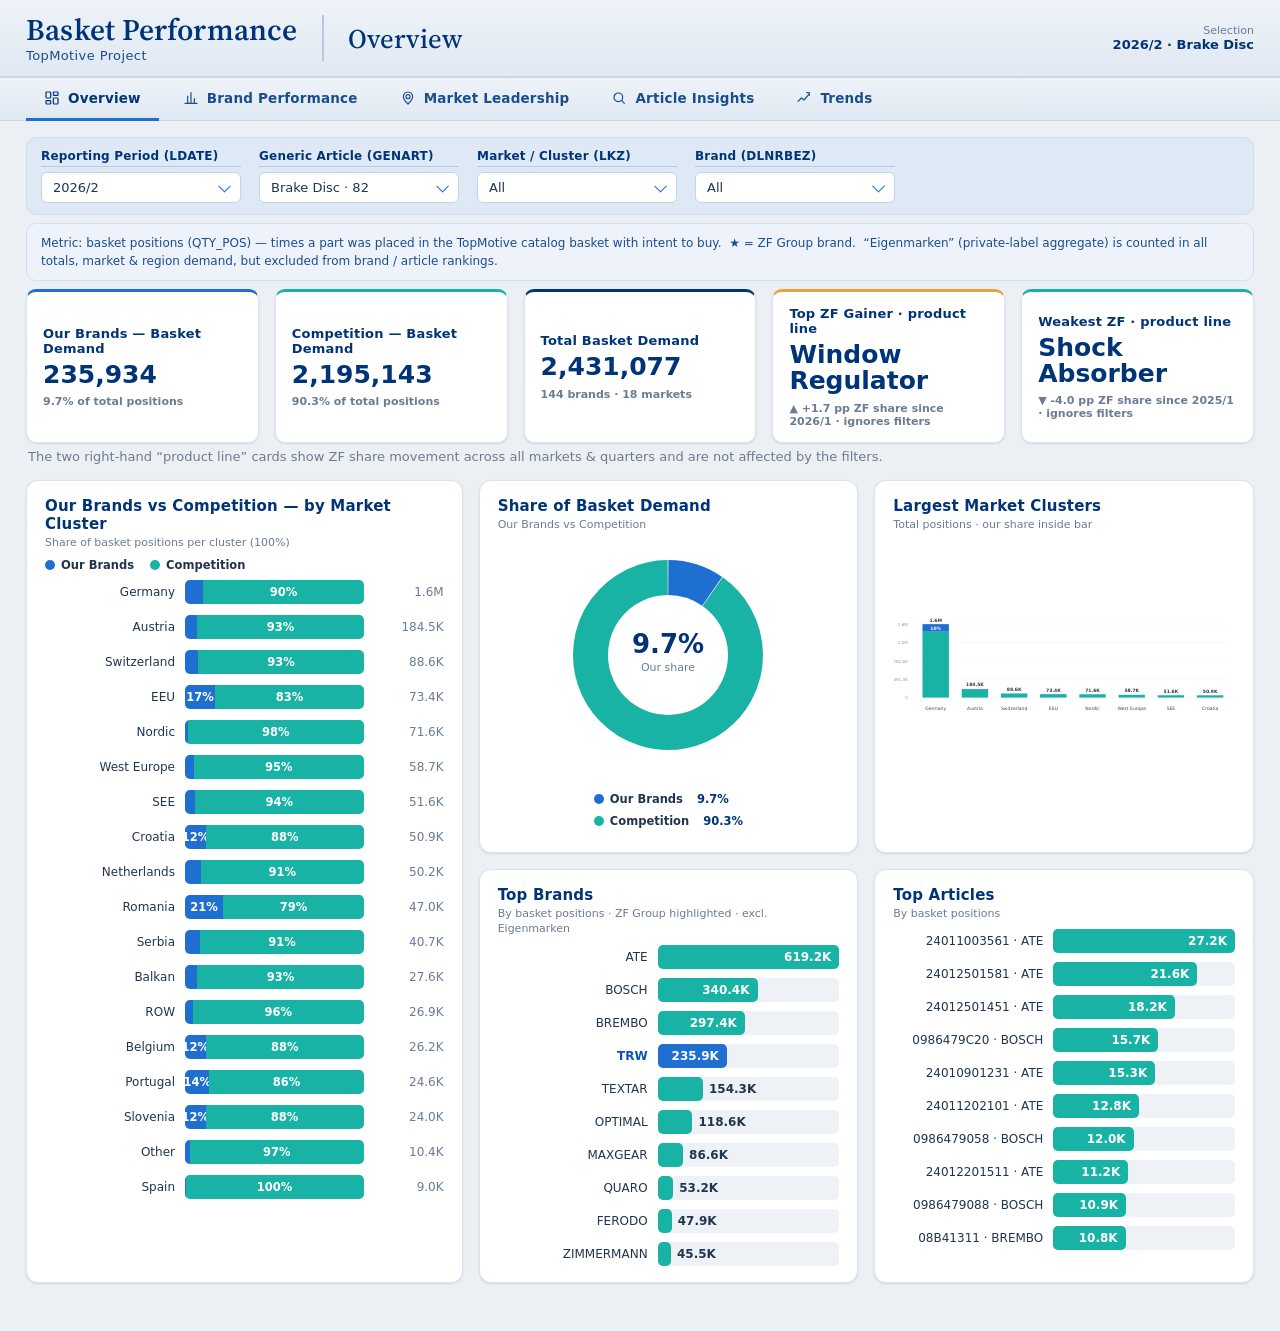
<file: dashboard/index.html>
<!DOCTYPE html>
<html lang="en">
<head>
  <meta charset="utf-8" />
  <meta name="viewport" content="width=device-width, initial-scale=1" />
  <title>Basket Performance</title>
  <link rel="preconnect" href="https://fonts.googleapis.com">
  <link rel="preconnect" href="https://fonts.gstatic.com" crossorigin>
  <link href="https://fonts.googleapis.com/css2?family=Source+Serif+4:opsz,wght@8..60,400;8..60,500;8..60,600;8..60,700&display=swap" rel="stylesheet">
  <link rel="stylesheet" href="styles.css" />
</head>
<body>
  <header class="app-header">
    <div class="title-block">
      <div class="title-main">Basket Performance
        <span class="sub">TopMotive Project</span>
      </div>
      <div class="title-sep"></div>
      <div class="title-sub" id="tab-title">Overview</div>
    </div>
    <div class="header-right">
      <div class="refresh-label">Selection</div>
      <div class="refresh-date" id="period-label">—</div>
    </div>
  </header>

  <nav class="tabs" id="tabs">
    <button class="tab active" data-tab="overview">
      <svg viewBox="0 0 24 24" fill="none" stroke="currentColor" stroke-width="1.8"><rect x="3" y="3" width="7" height="9" rx="1"/><rect x="14" y="3" width="7" height="5" rx="1"/><rect x="14" y="12" width="7" height="9" rx="1"/><rect x="3" y="16" width="7" height="5" rx="1"/></svg>
      Overview</button>
    <button class="tab" data-tab="brands">
      <svg viewBox="0 0 24 24" fill="none" stroke="currentColor" stroke-width="1.8"><path d="M3 20h18M7 20V9M12 20V4M17 20v-7" stroke-linecap="round"/></svg>
      Brand Performance</button>
    <button class="tab" data-tab="markets">
      <svg viewBox="0 0 24 24" fill="none" stroke="currentColor" stroke-width="1.8"><circle cx="12" cy="10" r="3"/><path d="M12 21c5-5 7-8 7-11a7 7 0 1 0-14 0c0 3 2 6 7 11z" stroke-linejoin="round"/></svg>
      Market Leadership</button>
    <button class="tab" data-tab="articles">
      <svg viewBox="0 0 24 24" fill="none" stroke="currentColor" stroke-width="1.8"><circle cx="11" cy="11" r="6.5"/><path d="M16 16l4 4" stroke-linecap="round"/></svg>
      Article Insights</button>
    <button class="tab" data-tab="trends">
      <svg viewBox="0 0 24 24" fill="none" stroke="currentColor" stroke-width="1.8"><path d="M3 17l5-5 4 3 7-8" stroke-linecap="round" stroke-linejoin="round"/><path d="M16 4h4v4" stroke-linecap="round" stroke-linejoin="round"/></svg>
      Trends</button>
  </nav>

  <!-- Slicer bar -->
  <section class="slicers" id="slicers"></section>
  <div class="note" id="ctx-note"></div>

  <main class="page" id="page"></main>

  <div class="tooltip" id="tooltip"></div>

  <!-- Data (auto-generated) then app -->
  <script src="data.js"></script>
  <script src="app.js"></script>
</body>
</html>
</file>
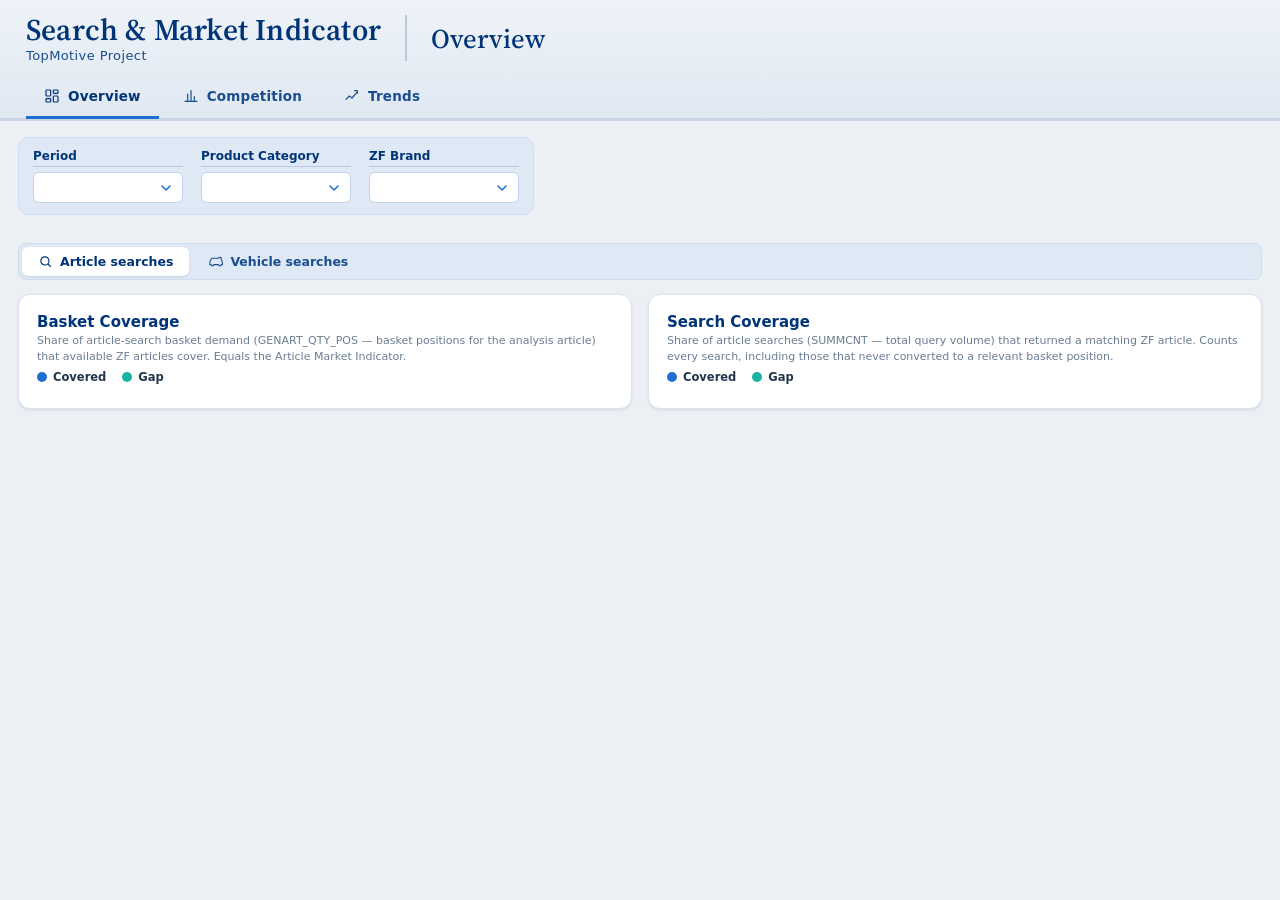
<file: search_mi/template.html>
<!DOCTYPE html>
<html lang="en">
<head>
<meta charset="UTF-8">
<meta name="viewport" content="width=device-width, initial-scale=1.0">
<title>Search &amp; Market Indicator Dashboard — Automotive Aftermarket</title>
<link rel="preconnect" href="https://fonts.googleapis.com">
<link rel="preconnect" href="https://fonts.gstatic.com" crossorigin>
<link href="https://fonts.googleapis.com/css2?family=Source+Serif+4:opsz,wght@8..60,400;8..60,500;8..60,600;8..60,700&display=swap" rel="stylesheet">
<style>
:root{
  --navy:#003478; --navy-soft:#1a4d8f;
  --blue:#1f6fd0; --blue-d:#0a55b4;
  --teal:#19b3a6; --teal-d:#0f9488;
  --amber:#e8a33d; --red:#d65b4a; --green:#2faa6e;
  --bg:#eceff4; --card:#ffffff;
  --line:#dbe3ee; --line-soft:#eef2f7;
  --ink:#21354d; --muted:#6b7c93;
  --hdr1:#eef3f8; --hdr2:#e0e8f2;
  --serif:'Source Serif 4', Georgia, 'Times New Roman', serif;
  --sans:'Segoe UI', system-ui, -apple-system, 'Helvetica Neue', Arial, sans-serif;
  --shadow:0 1px 3px rgba(16,46,84,.07), 0 1px 1px rgba(16,46,84,.04);
}
*{box-sizing:border-box}
html,body{margin:0;padding:0}
body{background:var(--bg);font-family:var(--sans);color:var(--ink);font-size:13px;-webkit-font-smoothing:antialiased}
.wrap{max-width:1480px;margin:0 auto;padding:0 18px 60px}

/* HEADER */
.topbar{background:linear-gradient(180deg,var(--hdr1),var(--hdr2));border-bottom:2px solid #c9d6e6}
.topbar-inner{max-width:1480px;margin:0 auto;display:flex;align-items:center;gap:0;padding:14px 26px}
.logo{flex:0 0 auto;display:flex;align-items:center;justify-content:center;width:60px;height:60px;border:3px solid var(--navy);border-radius:50%}
.logo svg{width:42px;height:30px}
.divider{width:2px;height:46px;background:#b9c8dd;margin:0 24px}
.brandtitle{font-family:var(--serif);color:var(--navy);font-weight:600;font-size:30px;letter-spacing:.2px;line-height:1.05}
.brandtitle .sub{display:block;font-size:13px;font-weight:500;letter-spacing:.4px;color:var(--navy-soft);font-family:var(--sans);margin-top:3px}
.section-name{font-family:var(--serif);color:var(--navy);font-weight:500;font-size:27px}
.spacer{flex:1}

/* TABS */
.tabs{display:flex;gap:6px;max-width:1480px;margin:0 auto;padding:0 26px;border-bottom:1px solid #c9d6e6}
.tab{appearance:none;border:none;background:transparent;font-family:var(--sans);font-size:13.5px;font-weight:700;color:var(--navy-soft);
  padding:12px 18px;cursor:pointer;border-bottom:3px solid transparent;margin-bottom:-1px;letter-spacing:.2px;display:flex;align-items:center;gap:8px}
.tab:hover{color:var(--navy);background:rgba(31,111,208,.05)}
.tab.active{color:var(--navy);border-bottom-color:var(--blue)}
.tab svg{width:16px;height:16px}

/* FILTER BAR */
.filterbar{display:flex;gap:16px;align-items:stretch;margin:16px 0 14px;flex-wrap:wrap}
.fgroup{background:#dfe9f5;border:1px solid #cdddee;border-radius:10px;padding:11px 14px;display:flex;gap:18px;flex-wrap:wrap}
.fstand{display:flex;gap:18px;flex-wrap:wrap;align-items:flex-end}
.field{display:flex;flex-direction:column;gap:5px;min-width:150px}
.field label{font-weight:700;color:var(--navy);font-size:12px;border-bottom:1.5px solid #b9cbe2;padding-bottom:3px}
.field select{appearance:none;-webkit-appearance:none;background:#fff;border:1px solid #c4d3e6;border-radius:6px;
  padding:7px 30px 7px 11px;font-family:var(--sans);font-size:13px;color:var(--ink);cursor:pointer;
  background-image:url("data:image/svg+xml;utf8,<svg xmlns='http://www.w3.org/2000/svg' width='12' height='12' viewBox='0 0 12 12'><path d='M2 4l4 4 4-4' stroke='%231f6fd0' stroke-width='1.6' fill='none' stroke-linecap='round' stroke-linejoin='round'/></svg>");
  background-repeat:no-repeat;background-position:right 10px center}
.field select:focus{outline:none;border-color:var(--blue);box-shadow:0 0 0 2px rgba(31,111,208,.15)}

/* segmented search-type toggle */
.segwrap{display:flex;flex-direction:column;gap:5px}
.segwrap .lbl{font-weight:700;color:var(--navy);font-size:12px;border-bottom:1.5px solid #b9cbe2;padding-bottom:3px}
.seg{display:inline-flex;background:#dfe9f5;border:1px solid #cdddee;border-radius:8px;padding:3px;gap:3px}
.seg button{appearance:none;border:none;background:transparent;font-family:var(--sans);font-size:12.5px;font-weight:700;color:var(--navy-soft);
  padding:7px 16px;border-radius:6px;cursor:pointer;display:flex;align-items:center;gap:7px;white-space:nowrap}
.seg button svg{width:15px;height:15px}
.seg button.active{background:#fff;color:var(--navy);box-shadow:0 1px 2px rgba(16,46,84,.12)}
.seg button:not(.active):hover{color:var(--navy)}

/* KPI */
.kpis{display:grid;grid-template-columns:3fr 1fr;gap:14px;margin-bottom:14px;align-items:stretch}
.kpi-group{display:grid;grid-template-columns:repeat(3,1fr);gap:14px;border:1.5px solid var(--line);border-radius:12px;padding:10px;background:var(--bg)}
.kpi{background:var(--card);border:1px solid var(--line);border-radius:10px;box-shadow:var(--shadow);padding:14px 16px}
.kpi .kt{color:var(--navy);font-weight:700;font-size:13px;letter-spacing:.2px;margin-bottom:2px}
.kpi .krow{display:flex;align-items:center;gap:12px;margin-top:8px}
.kpi .kicon{flex:0 0 auto;color:var(--blue);display:flex}
.kpi .kbar{width:1.5px;height:34px;background:var(--line)}
.kpi .kval{font-size:25px;font-weight:700;color:var(--navy);line-height:1;font-feature-settings:"tnum"}
.kpi .kval small{font-size:14px;font-weight:600;color:var(--navy-soft)}
.kpi .kdelta{font-size:11.5px;font-weight:700;margin-top:7px;display:flex;align-items:center;gap:4px}
.kpi .kdelta.up{color:var(--green)} .kpi .kdelta.down{color:var(--red)} .kpi .kdelta.flat{color:var(--muted)}
.kpi .ksub{font-size:11px;color:var(--muted);margin-top:2px}
.kpi-accent{border-color:var(--blue);border-width:2px;background:linear-gradient(135deg,#f0f5fd 0%,var(--card) 60%)}
.kpi-accent .kt{color:var(--blue)}
.kpi-accent .kval{color:var(--blue)}

/* LAYOUT */
.overview{display:grid;grid-template-columns:1.2fr 2px 1fr;gap:0 22px;background:var(--card);border:1px solid var(--line);border-radius:12px;box-shadow:var(--shadow);padding:18px 20px;margin-bottom:16px}
.vdiv{background:linear-gradient(180deg,transparent,var(--blue),transparent);opacity:.5;width:2px}
.left-main{padding-right:4px}
.ctitle{font-weight:700;color:var(--navy);font-size:15px;margin:2px 0 2px}
.csub{color:var(--muted);font-size:11px;margin-bottom:6px;line-height:1.4}
.nodata{background:#fdf6e8;border:1px solid #edd9ac;border-left:4px solid var(--amber);border-radius:8px;
  padding:11px 15px;margin:0 0 16px;font-size:12.5px;color:#7a5c22;line-height:1.5}
.nodata b{color:#5e4517}
.legend{display:flex;gap:16px;align-items:center;margin:4px 0 8px;flex-wrap:wrap}
.legend span{display:inline-flex;align-items:center;gap:6px;font-size:11.5px;color:var(--ink);font-weight:600}
.dot{width:10px;height:10px;border-radius:50%;display:inline-block}

/* SECTIONS */
.sect{margin:22px 0 8px;display:flex;align-items:center;gap:14px}
.sect h2{font-family:var(--serif);color:var(--navy);font-weight:600;font-size:21px;margin:0}
.sect .ln{flex:1;height:1.5px;background:linear-gradient(90deg,var(--blue),transparent)}
.grid{display:grid;gap:16px}
.g2{grid-template-columns:1fr 1fr}
.g23{grid-template-columns:1.4fr 1fr}
.panel{background:var(--card);border:1px solid var(--line);border-radius:12px;box-shadow:var(--shadow);padding:16px 18px}
.page{display:none}
.page.active{display:block;animation:fade .25s ease}
@keyframes fade{from{opacity:0;transform:translateY(4px)}to{opacity:1;transform:none}}

/* tables */
table.dt{width:100%;border-collapse:collapse;font-size:12px}
table.dt th{text-align:left;color:var(--navy);font-weight:700;border-bottom:2px solid var(--line);padding:7px 8px;font-size:11px;text-transform:uppercase;letter-spacing:.3px}
table.dt td{padding:7px 8px;border-bottom:1px solid var(--line-soft);font-feature-settings:"tnum"}
table.dt tr:hover td{background:#f5f9fe}
.tag{display:inline-block;padding:2px 8px;border-radius:11px;font-size:10.5px;font-weight:700}
.tag.oe{background:#eef3ff;color:var(--blue-d)}

/* insights */
.insights{display:grid;grid-template-columns:repeat(3,1fr);gap:14px}
.ins{background:var(--card);border:1px solid var(--line);border-left:4px solid var(--blue);border-radius:10px;box-shadow:var(--shadow);padding:13px 15px}
.ins.teal{border-left-color:var(--teal)} .ins.amber{border-left-color:var(--amber)}
.ins.red{border-left-color:var(--red)} .ins.green{border-left-color:var(--green)}
.ins h4{margin:0 0 5px;color:var(--navy);font-size:12.5px;font-weight:700}
.ins p{margin:0;color:var(--ink);font-size:12px;line-height:1.5}
.ins b{color:var(--navy)}

/* trend note */
.note{background:#eef3fb;border:1px solid #cfe0f2;border-radius:10px;padding:12px 16px;color:var(--navy-soft);font-size:12px;line-height:1.5;display:flex;gap:10px;align-items:flex-start;margin-bottom:16px}
.note svg{flex:0 0 auto;margin-top:1px}

svg text{font-family:var(--sans)}
.tip{position:fixed;pointer-events:none;background:var(--navy);color:#fff;padding:6px 10px;border-radius:6px;font-size:11.5px;opacity:0;transition:opacity .1s;z-index:99;box-shadow:0 4px 14px rgba(0,0,0,.25);max-width:260px}
.foot{color:var(--muted);font-size:11px;text-align:center;margin-top:26px;line-height:1.6}
.bar-anim{transition:width .6s cubic-bezier(.2,.7,.2,1), height .6s cubic-bezier(.2,.7,.2,1), y .6s cubic-bezier(.2,.7,.2,1)}
@media(max-width:1180px){
  .overview{grid-template-columns:1fr} .vdiv{display:none}
  .kpis{grid-template-columns:1fr}
  .kpi-group{grid-template-columns:repeat(3,1fr)}
  .g2,.g23{grid-template-columns:1fr} .insights{grid-template-columns:1fr}
  .tabs{overflow-x:auto}
}
</style>
</head>
<body>
<div class="topbar">
  <div class="topbar-inner">
    <div class="brandtitle">Search &amp; Market Indicator
      <span class="sub">TopMotive Project</span>
    </div>
    <div class="divider"></div>
    <div class="section-name" id="sectionName">Overview</div>
    <div class="spacer"></div>
  </div>
  <div class="tabs" id="tabs">
    <button class="tab active" data-page="overview">
      <svg viewBox="0 0 24 24" fill="none" stroke="currentColor" stroke-width="1.8"><rect x="3" y="3" width="7" height="9" rx="1"/><rect x="14" y="3" width="7" height="5" rx="1"/><rect x="14" y="12" width="7" height="9" rx="1"/><rect x="3" y="16" width="7" height="5" rx="1"/></svg>
      Overview</button>
    <button class="tab" data-page="competition">
      <svg viewBox="0 0 24 24" fill="none" stroke="currentColor" stroke-width="1.8"><path d="M3 20h18M7 20V9M12 20V4M17 20v-7" stroke-linecap="round"/></svg>
      Competition</button>
    <button class="tab" data-page="trends">
      <svg viewBox="0 0 24 24" fill="none" stroke="currentColor" stroke-width="1.8"><path d="M3 17l5-5 4 3 7-8" stroke-linecap="round" stroke-linejoin="round"/><path d="M16 4h4v4" stroke-linecap="round" stroke-linejoin="round"/></svg>
      Trends</button>
  </div>
</div>

<div class="wrap">
  <!-- FILTERS -->
  <div class="filterbar">
    <div class="fgroup">
      <div class="field" id="fldPeriod"><label>Period</label><select id="fPeriod"></select></div>
      <div class="field"><label>Product Category</label><select id="fProduct"></select></div>
      <div class="field" id="fldBrand"><label>ZF Brand</label><select id="fBrand"></select></div>
    </div>
    <div class="fstand">
      <div class="field" id="fldVbrand" style="display:none"><label>Vehicle Brand Focus</label>
        <select id="fVbrand"><option value="ALL">All vehicle brands</option></select></div>
    </div>
  </div>

  <!-- shown when the selected product group has no delivery for the selected quarter -->
  <div id="noDataBanner" class="nodata" style="display:none"></div>

  <!-- ============ PAGE 1: OVERVIEW ============ -->
  <div class="page active" data-page="overview">
    <div class="kpis" id="kpis"></div>
    <div class="segwrap" id="segSearch" style="margin-bottom:14px">
      <div class="seg" id="searchToggle">
        <button data-st="article" class="active">
          <svg viewBox="0 0 24 24" fill="none" stroke="currentColor" stroke-width="1.8"><circle cx="11" cy="11" r="6.5"/><path d="M16 16l4 4" stroke-linecap="round"/></svg>
          Article searches</button>
        <button data-st="vehicle">
          <svg viewBox="0 0 24 24" fill="none" stroke="currentColor" stroke-width="1.7"><path d="M3 13l2-5a2 2 0 0 1 1.9-1.3h10.2A2 2 0 0 1 21 8l2 5v4h-2a2 2 0 0 1-4 0H9a2 2 0 0 1-4 0H3z" stroke-linecap="round" stroke-linejoin="round"/></svg>
          Vehicle searches</button>
      </div>
    </div>

    <!-- ARTICLE-SEARCH MODE -->
    <div id="ovArticle">
      <div class="grid g2">
        <div class="panel">
          <div class="ctitle">Basket Coverage</div>
          <div class="csub">Share of article-search basket demand (GENART_QTY_POS — basket positions for the analysis article) that available ZF articles cover. Equals the Article Market Indicator.</div>
          <div class="legend"><span><i class="dot" style="background:var(--blue)"></i>Covered</span><span><i class="dot" style="background:var(--teal)"></i>Gap</span></div>
          <div id="chDonut"></div>
        </div>
        <div class="panel">
          <div class="ctitle">Search Coverage</div>
          <div class="csub">Share of article searches (SUMMCNT — total query volume) that returned a matching ZF article. Counts every search, including those that never converted to a relevant basket position.</div>
          <div class="legend"><span><i class="dot" style="background:var(--blue)"></i>Covered</span><span><i class="dot" style="background:var(--teal)"></i>Gap</span></div>
          <div id="chDonutSearch"></div>
        </div>
      </div>
    </div>

    <!-- VEHICLE-SEARCH MODE -->
    <div id="ovVehicle" style="display:none">
      <div class="grid g23">
        <div class="panel">
          <div class="ctitle">Search Demand by Vehicle Brand</div>
          <div class="csub">Vehicle-search basket positions (additions) by car manufacturer, split into covered and open gap.</div>
          <div class="legend"><span><i class="dot" style="background:var(--blue)"></i>Covered</span><span><i class="dot" style="background:var(--teal)"></i>Gap</span></div>
          <div id="chVbrand"></div>
        </div>
        <div class="panel">
          <div class="ctitle">Basket Coverage</div>
          <div class="csub">Share of vehicle-search basket demand (BSK_POS — basket positions) that available ZF articles cover. Equals the Vehicle Market Indicator. Vehicle searches have no query count, only basket positions.</div>
          <div class="legend"><span><i class="dot" style="background:var(--blue)"></i>Covered</span><span><i class="dot" style="background:var(--teal)"></i>Gap</span></div>
          <div id="chDonutVeh"></div>
        </div>
      </div>
    </div>
  </div>

  <!-- ============ PAGE 2: COMPETITION & COVERAGE QUALITY ============ -->
  <div class="page" data-page="competition">
    <div class="sect"><h2>Competitive Positioning</h2><div class="ln"></div></div>
    <div class="grid g23">
      <div class="panel">
        <div class="ctitle">Market Indicator Ranking (Top brands)</div>
        <div class="csub">Full MI_TOP10 standings for the selection; ZF Aftermarket brands highlighted in navy.</div>
        <div id="chMIrank"></div>
      </div>
      <div class="panel">
        <div class="ctitle">Market Indicator Movement <span id="moveSfx" style="font-weight:500;color:var(--muted);font-size:11px"></span></div>
        <div class="csub">Change in MI between the two periods — gainers in green, losers in red.</div>
        <div id="chMImove"></div>
      </div>
    </div>
  </div>


  <!-- ============ PAGE 4: TRENDS ============ -->
  <div class="page" data-page="trends">
    <div class="sect"><h2>Market Indicator Over Time</h2><div class="ln"></div></div>
    <div class="grid g2">
      <div class="panel">
        <div class="ctitle">Market Indicator Trend — Vehicle &amp; Article</div>
        <div class="csub">How each coverage dimension evolves per delivered period for the current selection (basket-weighted).</div>
        <div id="legendTrendMI" class="legend"></div>
        <div id="chTrendMI"></div>
      </div>
      <div class="panel">
        <div class="ctitle">Top 10 Market Indicators</div>
        <div class="csub">MI_TOP10 score per delivered period for the selected product. ZF Aftermarket brands are drawn as bold lines; the leading competitors are shown for comparison.</div>
        <div id="chTrendComp"></div>
      </div>
    </div>
    <div class="sect"><h2>Period-by-Period Summary</h2><div class="ln"></div></div>
    <div class="panel">
      <div class="ctitle">Headline Coverage Metrics by Period</div>
      <div class="csub">Every delivered period for the current selection, with the latest period-over-period change and the change across the full range. Count metrics are marked <b>n/a</b> where the two periods are not the same length.</div>
      <div id="tblTrend"></div>
    </div>
  </div>

  <div class="foot" id="foot"></div>
</div>

<div class="tip" id="tip"></div>

<script id="data" type="application/json">__TM_SEARCH_MI_DATA__</script>
<script>
"use strict";
const RAW = JSON.parse(document.getElementById('data').textContent);
/* ============ Helpers ============ */
const $ = id => document.getElementById(id);
const tip = $('tip');
const PROD = RAW.products;
const PERIODS = RAW.periods;
const ZF = new Set(RAW.zf_brands);
const C = {blue:'#1f6fd0',blued:'#0a55b4',teal:'#19b3a6',teald:'#0f9488',navy:'#003478',
           grey:'#9fb6d2',amber:'#e8a33d',red:'#d65b4a',green:'#2faa6e'};

function fmt(n){ n=+n||0;
  if(Math.abs(n)>=1e6) return (n/1e6).toFixed(2).replace(/\.?0+$/,'')+'M';
  if(Math.abs(n)>=1e3) return (n/1e3).toFixed(1).replace(/\.0$/,'')+'K';
  return String(Math.round(n));
}
function fmtFull(n){ return (Math.round(+n||0)).toLocaleString('en-US'); }
function pct(n){ return (Math.round((+n||0)*10)/10).toFixed(1)+'%'; }
function showTip(e,html){ tip.innerHTML=html; tip.style.opacity=1; moveTip(e); }
function moveTip(e){ let x=e.clientX+14,y=e.clientY+14;
  if(x+tip.offsetWidth>innerWidth) x=e.clientX-tip.offsetWidth-14;
  tip.style.left=x+'px'; tip.style.top=y+'px'; }
function hideTip(){ tip.style.opacity=0; }
const ns='http://www.w3.org/2000/svg';
function svg(w,h){ const s=document.createElementNS(ns,'svg'); s.setAttribute('viewBox',`0 0 ${w} ${h}`);
  s.setAttribute('width','100%'); s.setAttribute('height',h); s.style.display='block'; s.style.overflow='visible'; return s; }
function el(tag,attrs,parent){ const e=document.createElementNS(ns,tag);
  for(const k in attrs) e.setAttribute(k,attrs[k]); if(parent) parent.appendChild(e); return e; }
function txt(parent,x,y,s,attrs){ const t=el('text',Object.assign({x,y},attrs||{}),parent); t.textContent=s; return t; }
function clear(node){ node.innerHTML=''; }
function emptyNote(msg){
  return `<div style="padding:26px 14px;text-align:center;color:var(--muted);font-size:12.5px;line-height:1.5">${msg}</div>`;
}
function rrect(parent,x,y,w,h,fill,r){ return el('rect',{x,y,width:Math.max(0,w),height:Math.max(0,h),rx:r||2,fill},parent); }

/* ============ Filter state ============ */
const F = {period:PERIODS[PERIODS.length-1], product:Object.keys(RAW.products)[0], brand:'TRW', searchType:'article', vbrand:'ALL', page:'overview'};
const PAGE_NAME = {overview:'Overview', competition:'Competition', trends:'Trends'};
function prevPeriod(p){ const i=PERIODS.indexOf(p); return i>0?PERIODS[i-1]:null; }
function shortP(p){ return p? p.replace(/\b20(\d\d)\b/,'$1') : ''; }
// Some deliveries cover a full year rather than a quarter. Ratios (the MI
// figures) stay comparable across both; counts do not.
const PERIOD_KIND = RAW.period_kind || {};
function isYear(p){ return PERIOD_KIND[p]==='year'; }
function sameKind(a,b){ return (PERIOD_KIND[a]||'quarter')===(PERIOD_KIND[b]||'quarter'); }
// 'rules'  = coverage computed from Rules R1/R2 (ZF's own summary method)
// 'scored' = coverage read from the gap-scoring exports
function covBasis(ga,period){
  const r=RAW.coverage.find(x=>x.ga===ga && x.period===period);
  return r ? (r.basis||'scored') : null;
}

function applyMode(){
  const veh = F.searchType==='vehicle';
  // search-type toggle buttons
  document.querySelectorAll('#searchToggle button').forEach(b=>b.classList.toggle('active', b.dataset.st===F.searchType));
  // Vehicle Brand Focus filter is not shown anywhere
  $('fldVbrand').style.display = 'none';
  // Brand filter is only relevant on the Overview page
  const fldB=$('fldBrand'); if(fldB) fldB.style.display = (F.page==='overview') ? '' : 'none';
  // the Period filter is not meaningful on the Trends page (it spans all periods)
  $('fldPeriod').style.display = (F.page==='trends') ? 'none' : '';
  // the Search Type toggle only applies on the Overview page
  $('segSearch').style.display = (F.page==='overview') ? '' : 'none';
  // overview blocks
  const ovA=$('ovArticle'), ovV=$('ovVehicle'); if(ovA&&ovV){ ovA.style.display=veh?'none':''; ovV.style.display=veh?'':'none'; }
}

function initFilters(){
  const fp=$('fPeriod'); PERIODS.forEach(p=>fp.add(new Option(p,p))); fp.value=F.period;
  const fpr=$('fProduct');
  Object.entries(PROD).forEach(([g,n])=>fpr.add(new Option(`${n} (${g})`,g))); fpr.value=F.product;
  const fb=$('fBrand'); populateBrandFilter();
  // vehicle-brand focus options (all manufacturers across data, by total demand)
  const vbAgg={}; RAW.vbrand.forEach(r=>{ vbAgg[r.vb]=(vbAgg[r.vb]||0)+r.demand; });
  const fv=$('fVbrand'); Object.entries(vbAgg).sort((a,b)=>b[1]-a[1]).slice(0,25).forEach(([b])=>fv.add(new Option(b,b)));
  fp.onchange=e=>{F.period=e.target.value; render();};
  fpr.onchange=e=>{F.product=e.target.value; populateBrandFilter(); render();};
  fb.onchange=e=>{F.brand=e.target.value; render();};
  fv.onchange=e=>{F.vbrand=e.target.value; render();};
  // search-type toggle
  document.querySelectorAll('#searchToggle button').forEach(b=>{
    b.onclick=()=>{ F.searchType=b.dataset.st; applyMode(); render(); };
  });
  // tab navigation
  document.querySelectorAll('.tab').forEach(t=>{
    t.onclick=()=>{
      F.page=t.dataset.page;
      document.querySelectorAll('.tab').forEach(x=>x.classList.toggle('active',x===t));
      document.querySelectorAll('.page').forEach(p=>p.classList.toggle('active',p.dataset.page===F.page));
      $('sectionName').textContent = PAGE_NAME[F.page];
      applyMode();
      render();
      window.scrollTo({top:0,behavior:'smooth'});
    };
  });
  applyMode();
}
function products(){ return [F.product]; }
// ZF Aftermarket brands that actually carry coverage data for this product group.
// Driven by RAW.zf_brands so a newly added product group (e.g. ZF on Oil Change Kit)
// does not need a code change.
const ZF_ORDER=['TRW','SACHS','LEMFÖRDER','ZF'];
function zfBrandOrder(){
  const known=ZF_ORDER.filter(b=>ZF.has(b));
  return known.concat(RAW.zf_brands.filter(b=>!known.includes(b)));
}
function brandsForProduct(ga){
  const set=new Set(RAW.coverage.filter(r=>r.ga===ga).map(r=>r.brand));
  return zfBrandOrder().filter(b=>set.has(b));
}
// periods that actually carry data for a product group (new groups start mid-history)
function periodsWithData(ga){
  const s=new Set(RAW.coverage.filter(r=>r.ga===ga).map(r=>r.period));
  RAW.mi.filter(r=>r.ga===ga).forEach(r=>s.add(r.period));
  return PERIODS.filter(p=>s.has(p));
}
function hasData(ga,period){ return periodsWithData(ga).includes(period); }
function populateBrandFilter(){
  const fb=$('fBrand'); const avail=brandsForProduct(F.product);
  if(!avail.includes(F.brand)) F.brand=avail[0]||'TRW';
  fb.innerHTML='';
  avail.forEach(b=>fb.add(new Option(b,b)));
  fb.value=F.brand;
}
function brandsSel(){ return [F.brand]; }

/* ============ Aggregation ============ */
function covRows(period){ const per=period||F.period;
  return RAW.coverage.filter(r=>r.period===per && products().includes(r.ga) && brandsSel().includes(r.brand)); }
// one representative ZF brand per product (best combined MI), components kept consistent
function coverageAgg(period){
  const rows=covRows(period); const byp={};
  rows.forEach(r=>{ const cur=byp[r.ga];
    if(!cur || (r.combined_mi||0) > (cur.combined_mi||0)) byp[r.ga]={
      ga:r.ga, brand:r.brand,
      veh_demand:r.veh_demand||0, veh_cov:r.veh_cov||0, veh_mi:r.veh_mi||0,
      art_basket:r.art_basket||0, art_cov:r.art_cov||0, art_mi:r.art_mi||0,
      art_searches:r.art_searches||0, art_found_searches:r.art_found_searches||0, combined_mi:r.combined_mi||0, in1:r.in1||0 };
  });
  return Object.values(byp);
}
function weighted(arr,covKey,demKey){ let c=0,d=0; arr.forEach(r=>{ if(r[demKey]){c+=r[covKey]||0; d+=r[demKey];}}); return d? c/d*100:0; }
function miAgg(period){
  const rows=RAW.mi.filter(m=>m.period===period && products().includes(m.ga) && m.zf &&
    (F.brand==='ALL'||m.brand===F.brand));
  if(!rows.length) return null;
  return rows.reduce((a,b)=>a+b.score,0)/rows.length;
}
// covered/total for the active search type
function perspCov(r){
  if(F.searchType==='vehicle') return [r.veh_cov||0, r.veh_demand||0];
  return [r.art_cov||0, r.art_basket||0];
}

/* ============ KPIs ============ */
const ICON = {
  mi:'<svg width="26" height="26" viewBox="0 0 24 24" fill="none" stroke="#1f6fd0" stroke-width="1.7"><path d="M3 17l5-5 4 3 7-8" stroke-linecap="round" stroke-linejoin="round"/><path d="M16 4h4v4" stroke-linecap="round" stroke-linejoin="round"/></svg>',
  veh:'<svg width="28" height="28" viewBox="0 0 24 24" fill="none" stroke="#1f6fd0" stroke-width="1.6"><path d="M3 13l2-5a2 2 0 0 1 1.9-1.3h10.2A2 2 0 0 1 21 8l2 5v4h-2a2 2 0 0 1-4 0H9a2 2 0 0 1-4 0H3z" stroke-linecap="round" stroke-linejoin="round"/></svg>',
  art:'<svg width="26" height="26" viewBox="0 0 24 24" fill="none" stroke="#1f6fd0" stroke-width="1.6"><circle cx="11" cy="11" r="6.5"/><path d="M16 16l4 4" stroke-linecap="round"/></svg>',
  dem:'<svg width="26" height="26" viewBox="0 0 24 24" fill="none" stroke="#1f6fd0" stroke-width="1.6"><rect x="3" y="4" width="18" height="16" rx="2"/><path d="M7 9h10M7 13h7" stroke-linecap="round"/></svg>',
  bkt:'<svg width="26" height="26" viewBox="0 0 24 24" fill="none" stroke="#1f6fd0" stroke-width="1.6"><path d="M5 7h14l-1.2 11.2A2 2 0 0 1 15.8 20H8.2a2 2 0 0 1-2-1.8L5 7z" stroke-linejoin="round"/><path d="M9 7V5a3 3 0 0 1 6 0v2" stroke-linecap="round"/></svg>'
};
function deltaHTML(cur,prev,unit,invert){
  if(prev==null||cur==null) return '<div class="ksub">no prior quarter</div>';
  const d=cur-prev; const other=shortP(prevPeriod(F.period));
  let cls = Math.abs(d)<0.05?'flat':((d>0)!==!!invert?'up':'down');
  const arrow= d>0.05?'▲':(d<-0.05?'▼':'■');
  const val = unit==='%'? (Math.abs(d)).toFixed(1)+' pp' : fmt(Math.abs(d));
  return `<div class="kdelta ${cls}">${arrow} ${val} <span style="color:var(--muted);font-weight:600">vs ${other}</span></div>`;
}
function renderKPIs(){
  const box=$('kpis'); box.innerHTML='';
  const cov=coverageAgg();
  const otherP = prevPeriod(F.period);
  const covP = otherP ? coverageAgg(otherP) : [];
  const mi=miAgg(F.period), miPrev=otherP?miAgg(otherP):null;
  // null (not 0) when this product group has no delivery for the selected quarter
  const vmi=cov.length?weighted(cov,'veh_cov','veh_demand'):null;
  const ami=cov.length?weighted(cov,'art_cov','art_basket'):null;
  const vmiP=(otherP&&covP.length)?weighted(covP,'veh_cov','veh_demand'):null;
  const amiP=(otherP&&covP.length)?weighted(covP,'art_cov','art_basket'):null;
  const vol=RAW.volume.filter(v=>v.period===F.period && products().includes(v.ga));
  const volPrev=otherP?RAW.volume.filter(v=>v.period===otherP && products().includes(v.ga)):[];
  const artS=vol.reduce((a,b)=>a+b.art_searches,0);
  const artSp=otherP?volPrev.reduce((a,b)=>a+b.art_searches,0):null;
  const cards=[
    {t:'Market Indicator',ic:ICON.mi,v:mi!=null?mi.toFixed(1):'—',u:mi!=null?'%':'',d:deltaHTML(mi,miPrev,'%'),sub:F.brand+' · Combined vehicle & article MI (MI_TOP10)',accent:true,group:'mi'},
    {t:'Vehicle Market Indicator',ic:ICON.veh,v:vmi!=null?vmi.toFixed(1):'—',u:vmi!=null?'%':'',d:deltaHTML(vmi,vmiP,'%'),sub:'basket-weighted vehicle coverage',group:'mi'},
    {t:'Article Market Indicator',ic:ICON.art,v:ami!=null?ami.toFixed(1):'—',u:ami!=null?'%':'',d:deltaHTML(ami,amiP,'%'),sub:'basket-weighted article coverage',group:'mi'}
  ];
  // Build grouped layout: MI cards in a bordered group, then standalone cards
  const miCards=cards.filter(c=>c.group==='mi');
  const otherCards=cards.filter(c=>!c.group);
  const grp=document.createElement('div'); grp.className='kpi-group';
  miCards.forEach(c=>{
    const d=document.createElement('div'); d.className='kpi'+(c.accent?' kpi-accent':'');
    d.innerHTML=`<div class="kt">${c.t}</div>
      <div class="krow"><div class="kicon">${c.ic}</div><div class="kbar"></div>
      <div class="kval">${c.v}${c.u?'<small>'+c.u+'</small>':''}</div></div>
      ${c.d}<div class="ksub">${c.sub}</div>`;
    grp.appendChild(d);
  });
  box.appendChild(grp);
  otherCards.forEach(c=>{
    const d=document.createElement('div'); d.className='kpi'+(c.accent?' kpi-accent':'');
    d.innerHTML=`<div class="kt">${c.t}</div>
      <div class="krow"><div class="kicon">${c.ic}</div><div class="kbar"></div>
      <div class="kval">${c.v}${c.u?'<small>'+c.u+'</small>':''}</div></div>
      ${c.d}<div class="ksub">${c.sub}</div>`;
    box.appendChild(d);
  });
}

/* ============ CHART: coverage donut (reusable) ============ */
function donutCoverage(hostId, covered, total){
  const host=$(hostId); if(!host) return; clear(host);
  const c=covered||0, d=total||0, gap=Math.max(0,d-c), covP=d? c/d:0;
  if(!d){   // nothing delivered for this selection — don't draw a 0 % ring
    const pd=periodsWithData(F.product);
    host.innerHTML=emptyNote(pd.length
      ? `No <b>${PROD[F.product]}</b> data for ${F.period}.<br>Delivered: <b>${pd.join(', ')}</b>.`
      : `No <b>${PROD[F.product]}</b> data.`);
    return;
  }
  const W=320,H=300,cx=W/2,cy=150,R=92,r=58;
  const s=svg(W,H); host.appendChild(s);
  const segs=[{v:c,col:C.blue,lab:'Covered'},{v:gap,col:C.teal,lab:'Gap'}];
  let a0=-Math.PI/2;
  segs.forEach(sg=>{ const frac=d?sg.v/d:0; const a1=a0+frac*2*Math.PI;
    const p=el('path',{d:arc(cx,cy,R,r,a0,a1),fill:sg.col},s); p.style.cursor='pointer';
    p.onmousemove=e=>showTip(e,`<b>${sg.lab}</b><br>${fmtFull(sg.v)} · ${pct(frac*100)}`); p.onmouseleave=hideTip;
    const mid=(a0+a1)/2, lr=R+16, lx=cx+Math.cos(mid)*lr, ly=cy+Math.sin(mid)*lr;
    if(frac>0.02){
      txt(s,lx,ly,fmt(sg.v),{'font-size':11.5,'font-weight':700,fill:sg.col,'text-anchor':Math.cos(mid)<0?'end':'start'});
      txt(s,lx,ly+13,pct(frac*100),{'font-size':10,fill:'#6b7c93','text-anchor':Math.cos(mid)<0?'end':'start'});
    }
    a0=a1;
  });
  txt(s,cx,cy-4,pct(covP*100),{'font-size':26,'font-weight':700,fill:C.navy,'text-anchor':'middle'});
  txt(s,cx,cy+15,'covered',{'font-size':11,fill:'#6b7c93','text-anchor':'middle'});
}
function chDonutBasketArticle(){ const cov=coverageAgg(); let c=0,d=0; cov.forEach(r=>{c+=r.art_cov||0; d+=r.art_basket||0;}); donutCoverage('chDonut',c,d); }
function chDonutSearchArticle(){ const cov=coverageAgg(); let c=0,d=0; cov.forEach(r=>{c+=r.art_found_searches||0; d+=r.art_searches||0;}); donutCoverage('chDonutSearch',c,d); }
function chDonutBasketVehicle(){ const cov=coverageAgg(); let c=0,d=0; cov.forEach(r=>{c+=r.veh_cov||0; d+=r.veh_demand||0;}); donutCoverage('chDonutVeh',c,d); }
function arc(cx,cy,R,r,a0,a1){
  const p=(ang,rad)=>[cx+Math.cos(ang)*rad,cy+Math.sin(ang)*rad];
  const [x0,y0]=p(a0,R),[x1,y1]=p(a1,R),[x2,y2]=p(a1,r),[x3,y3]=p(a0,r);
  const big=(a1-a0)>Math.PI?1:0;
  return `M${x0} ${y0} A${R} ${R} 0 ${big} 1 ${x1} ${y1} L${x2} ${y2} A${r} ${r} 0 ${big} 0 ${x3} ${y3} Z`;
}

/* ============ CHART: horizontal bars (generic) ============ */
function hbar(host, items, opts){
  opts=opts||{}; clear(host);
  const W=opts.w||440, rowH=opts.rowH||24, padL=opts.padL||110, padR=opts.padR||52, padT=8;
  const H=padT+items.length*rowH+6;
  const s=svg(W,H); host.appendChild(s);
  const max=Math.max(1,...items.map(d=>d.value));
  const plotW=W-padL-padR;
  items.forEach((d,i)=>{
    const y=padT+i*rowH; const bw=plotW*(d.value/max);
    const lbl=(d.label.length>(opts.labLen||16))?d.label.slice(0,(opts.labLen||16)-1)+'…':d.label;
    txt(s,padL-8,y+rowH/2+3,lbl,{'font-size':10.5,fill:'#42566f','text-anchor':'end','font-weight':d.bold?700:500});
    el('rect',{x:padL,y:y+3,width:plotW,height:rowH-9,rx:3,fill:'#f0f4f9'},s);
    const r=rrect(s,padL,y+3,bw,rowH-9,d.color||C.blue,3); r.classList.add('bar-anim'); r.style.cursor='pointer';
    r.onmousemove=e=>showTip(e,`<b>${d.label}</b><br>${opts.tip?opts.tip(d):fmtFull(d.value)}`); r.onmouseleave=hideTip;
    txt(s,padL+bw+6,y+rowH/2+3,opts.valFmt?opts.valFmt(d):fmt(d.value),{'font-size':10,fill:'#42566f','font-weight':600});
  });
}

/* ============ CHART: horizontal stacked ============ */
function hbarStacked(host, items, opts){
  opts=opts||{}; clear(host);
  const W=opts.w||440, rowH=24, padL=opts.padL||96, padR=46, padT=8;
  const H=padT+items.length*rowH+6;
  const s=svg(W,H); host.appendChild(s);
  const max=Math.max(1,...items.map(d=>d.cov+d.gap));
  const plotW=W-padL-padR;
  items.forEach((d,i)=>{
    const y=padT+i*rowH; const tot=d.cov+d.gap;
    const wc=plotW*(d.cov/max), wg=plotW*(d.gap/max);
    const dim = opts.highlight && d.label!==opts.highlight;
    const _ll=opts.labLen||14; const lbl=(d.label.length>_ll)?d.label.slice(0,_ll-1)+'…':d.label;
    txt(s,padL-8,y+rowH/2+3,lbl,{'font-size':10.5,fill:dim?'#9fb0c6':'#42566f','text-anchor':'end','font-weight':opts.highlight&&d.label===opts.highlight?800:600});
    const rc=rrect(s,padL,y+3,wc,rowH-9,C.blue,0); rc.classList.add('bar-anim');
    const rg=rrect(s,padL+wc,y+3,wg,rowH-9,C.teal,0); rg.classList.add('bar-anim');
    if(dim){ rc.setAttribute('opacity',.3); rg.setAttribute('opacity',.3); }
    [rc,rg].forEach((rr)=>{ rr.style.cursor='pointer';
      rr.onmousemove=e=>showTip(e,`<b>${d.label}</b><br>Covered: ${fmtFull(d.cov)} (${pct(d.cov/tot*100)})<br>Gap: ${fmtFull(d.gap)} (${pct(d.gap/tot*100)})`);
      rr.onmouseleave=hideTip; });
    if(wc>26) txt(s,padL+wc/2,y+rowH/2+3,fmt(d.cov),{'font-size':9.5,fill:'#fff','text-anchor':'middle','font-weight':700});
    txt(s,padL+wc+wg+6,y+rowH/2+3,fmt(tot),{'font-size':10,fill:dim?'#9fb0c6':'#42566f','font-weight':600});
  });
}

/* ============ CHART: multi-series line (trends) ============ */
function lineChart(host, series, cats, opts){
  opts=opts||{}; clear(host);
  const W=opts.w||440, H=opts.h||300, padL=46, padR=18, padT=16, padB=34;
  const s=svg(W,H); host.appendChild(s);
  const plotW=W-padL-padR, plotH=H-padT-padB;
  const ymin=opts.ymin!=null?opts.ymin:0, ymax=opts.ymax!=null?opts.ymax:100;
  const X=i=>cats.length<=1?padL+plotW/2:padL+plotW*i/(cats.length-1);
  const Y=v=>padT+plotH*(1-(v-ymin)/(ymax-ymin));
  for(let g=ymin; g<=ymax+0.001; g+=opts.ystep||20){ const y=Y(g);
    el('line',{x1:padL,y1:y,x2:W-padR,y2:y,stroke:'#eef2f7'},s);
    txt(s,padL-8,y+3,g+(opts.yunit||''),{'font-size':9,fill:'#9fb6d2','text-anchor':'end'}); }
  cats.forEach((c,i)=>txt(s,X(i),H-12,c,{'font-size':11,fill:'#42566f','text-anchor':'middle','font-weight':600}));
  // First pass: draw lines and dots; collect label candidates per x-column
  const labelCols = cats.map(()=>[]); // per column: [{y, text, color}]
  series.forEach(se=>{
    let dpath='';
    se.values.forEach((v,i)=>{ if(v==null) return; dpath+=(dpath?'L':'M')+X(i)+' '+Y(v)+' '; });
    const sw=se.width||2.4;
    const pathAttrs={d:dpath.trim(),fill:'none',stroke:se.color,'stroke-width':sw,'stroke-linejoin':'round','stroke-linecap':'round'};
    if(se.dash) pathAttrs['stroke-dasharray']=se.dash;
    if(dpath) el('path',pathAttrs,s);
    se.values.forEach((v,i)=>{ if(v==null) return;
      const cc=el('circle',{cx:X(i),cy:Y(v),r:se.width?5:4.5,fill:'#fff',stroke:se.color,'stroke-width':sw},s); cc.style.cursor='pointer';
      cc.onmousemove=e=>showTip(e,`<b>${se.label}</b><br>${cats[i]}: ${opts.valFmt?opts.valFmt(v):v.toFixed(1)+(opts.yunit||'')}`); cc.onmouseleave=hideTip;
      if(se.showVals!==false) labelCols[i].push({y:Y(v), text:opts.valFmt?opts.valFmt(v):v.toFixed(1), color:se.color});
    });
  });
  // Second pass: de-overlap labels within each column
  const LH=12; // minimum vertical gap between label centres
  labelCols.forEach((col,i)=>{
    if(!col.length) return;
    // sort by natural y position (top to bottom)
    col.sort((a,b)=>a.y-b.y);
    // place labels above their dot at y-9, then push apart if too close
    col.forEach(lb=>{ lb.ly=lb.y-9; });
    // iterative upward sweep: if two labels are too close, push the upper one up
    for(let pass=0;pass<20;pass++){
      let moved=false;
      for(let j=1;j<col.length;j++){
        const gap=col[j].ly-col[j-1].ly;
        if(gap<LH){ const push=(LH-gap)/2; col[j-1].ly-=push; col[j].ly+=push; moved=true; }
      }
      if(!moved) break;
    }
    col.forEach(lb=>txt(s,X(i),lb.ly,lb.text,{'font-size':9.5,fill:lb.color,'font-weight':700,'text-anchor':'middle'}));
  });
}

/* ============ CHART: grouped vertical bars (trend volume) ============ */
function groupedBars(host, cats, series, opts){
  opts=opts||{}; clear(host);
  const W=opts.w||440,H=opts.h||300,padL=44,padR=16,padT=16,padB=34;
  const s=svg(W,H); host.appendChild(s);
  const plotW=W-padL-padR, plotH=H-padT-padB;
  const max=Math.max(1,...series.flatMap(se=>se.values));
  const ng=cats.length, gw=plotW/ng, bw=Math.min(46,(gw*0.62)/series.length);
  [0,.25,.5,.75,1].forEach(f=>{ const y=padT+plotH*(1-f);
    el('line',{x1:padL,y1:y,x2:W-padR,y2:y,stroke:'#eef2f7'},s);
    txt(s,padL-8,y+3,fmt(max*f),{'font-size':9,fill:'#9fb6d2','text-anchor':'end'}); });
  cats.forEach((c,i)=>{
    const gx=padL+gw*i+gw/2;
    txt(s,gx,H-12,c,{'font-size':11,fill:'#42566f','text-anchor':'middle','font-weight':600});
    series.forEach((se,j)=>{
      const v=se.values[i]||0; const h=plotH*(v/max);
      const x=gx-(series.length*bw)/2+j*bw+2;
      const r=rrect(s,x,padT+plotH-h,bw-3,h,se.color,2); r.classList.add('bar-anim'); r.style.cursor='pointer';
      r.onmousemove=e=>showTip(e,`<b>${se.label}</b><br>${c}: ${fmtFull(v)}`); r.onmouseleave=hideTip;
      txt(s,x+(bw-3)/2,padT+plotH-h-4,fmt(v),{'font-size':9,fill:se.color,'font-weight':700,'text-anchor':'middle'});
    });
  });
}

/* ============ CHART: MI competition ============ */
function miBrandRows(period){
  if(F.product==='ALL'){
    const m={}; RAW.mi.filter(x=>x.period===period && products().includes(x.ga)).forEach(x=>{(m[x.brand]||(m[x.brand]={s:0,n:0,zf:x.zf})); m[x.brand].s+=x.score; m[x.brand].n++;});
    return Object.entries(m).map(([b,v])=>({label:b,value:v.s/v.n,zf:v.zf}));
  }
  return RAW.mi.filter(x=>x.period===period && x.ga===F.product).map(x=>({label:x.brand,value:x.score,zf:x.zf,pos:x.pos}));
}
function chMIcomp(hostId){
  const host=$(hostId); if(!host) return; clear(host);
  let rows=miBrandRows(F.period).sort((a,b)=>b.value-a.value).slice(0,10);
  rows.forEach(r=>{ r.color=r.zf?C.navy:C.grey; r.bold=r.zf; });
  hbar(host,rows,{w:430,padL:118,labLen:18,rowH:23,
    valFmt:d=>d.value.toFixed(1)+'%', tip:d=>(d.zf?'ZF brand · ':'Competitor · ')+d.value.toFixed(1)+'% MI'});
}

/* ============ CHART: vehicle brand demand ============ */
function vbrandRows(){
  const rows=RAW.vbrand.filter(v=>v.period===F.period && products().includes(v.ga));
  // choose one ZF brand per product (demand is shared across brands; coverage differs)
  const chosen={};
  products().forEach(ga=>{
    const zs=[...new Set(rows.filter(r=>r.ga===ga).map(r=>r.zf))];
    if(!zs.length) return;
    if(F.brand!=='ALL' && zs.includes(F.brand)){ chosen[ga]=F.brand; return; }
    let best=zs[0],bestR=-1;
    zs.forEach(z=>{ const rs=rows.filter(r=>r.ga===ga&&r.zf===z);
      const c=rs.reduce((a,b)=>a+b.cov,0),d=rs.reduce((a,b)=>a+b.demand,0); const r=d?c/d:0; if(r>bestR){bestR=r;best=z;} });
    chosen[ga]=best;
  });
  const m={};
  rows.forEach(v=>{ if(chosen[v.ga]!==v.zf) return;
    const o=m[v.vb]||(m[v.vb]={cov:0,dem:0}); o.dem+=v.demand; o.cov+=v.cov; });
  let out=Object.entries(m).map(([b,o])=>({label:b,cov:o.cov,gap:Math.max(0,o.dem-o.cov),dem:o.dem}));
  out.sort((a,b)=>b.dem-a.dem); return out;
}
function chVbrand(){
  let rows=vbrandRows().slice(0,12);
  if(!rows.length){
    const pd=periodsWithData(F.product);
    $('chVbrand').innerHTML=emptyNote(pd.length
      ? `No <b>${PROD[F.product]}</b> vehicle-search data for ${F.period}.<br>Delivered: <b>${pd.join(', ')}</b>.`
      : `No <b>${PROD[F.product]}</b> vehicle-search data.`);
    return;
  }
  hbarStacked($('chVbrand'),rows,{w:560,padL:130,highlight:F.vbrand!=='ALL'?F.vbrand:null});
}


/* ============ CHART: MI ranking ============ */
function chMIrank(){
  const host=$('chMIrank');
  let rows=miBrandRows(F.period).filter(r=>r.label!=='OTHER').sort((a,b)=>b.value-a.value);
  if(!rows.length){
    const pd=periodsWithData(F.product);
    host.innerHTML=emptyNote(pd.length
      ? `No MI_TOP10 ranking for <b>${PROD[F.product]}</b> in ${F.period}. Delivered: <b>${pd.join(', ')}</b>.`
      : `No MI_TOP10 ranking for <b>${PROD[F.product]}</b>.`);
    return;
  }
  rows.forEach(r=>{r.color=r.zf?C.navy:C.grey; r.bold=r.zf;});
  hbar(host,rows,{w:560,padL:150,labLen:24,rowH:24,
    valFmt:d=>d.value.toFixed(1)+'%',tip:d=>(d.zf?'ZF Aftermarket brand':'Competitor')+' · '+d.value.toFixed(1)+'%'});
}

/* ============ CHART: MI movement ============ */
function chMImove(){
  const host=$('chMImove'); clear(host);
  // compare against the previous quarter this product group actually has data for
  const pd=periodsWithData(F.product);
  if(pd.length<2){
    $('moveSfx').textContent = pd.length? '('+pd[0]+' only)' : '';
    host.innerHTML=emptyNote(pd.length
      ? `Only one quarter (${pd[0]}) has been delivered for this product group — no movement to compare yet.`
      : 'No Market Indicator data for this product group.');
    return;
  }
  const iCur=pd.indexOf(F.period);
  let pA,pB;
  if(iCur>0){ pA=pd[iCur-1]; pB=pd[iCur]; }                 // previous delivered quarter -> selected
  else { pA=pd[0]; pB=pd[pd.length-1]; }                    // first (or unavailable) -> whole delivered range
  $('moveSfx').textContent='('+pA+' → '+pB+')';
  function avg(per){ const m={}; RAW.mi.filter(x=>x.period===per && products().includes(x.ga)).forEach(x=>{(m[x.brand]||(m[x.brand]={s:0,n:0,zf:x.zf})); m[x.brand].s+=x.score; m[x.brand].n++;});
    const o={}; for(const b in m) o[b]={v:m[b].s/m[b].n,zf:m[b].zf}; return o; }
  const a=avg(pA), b=avg(pB);
  let rows=[]; for(const br in b){ if(a[br]!=null) rows.push({label:br,d:b[br].v-a[br].v,zf:b[br].zf,from:a[br].v,to:b[br].v}); }
  rows.sort((x,y)=>y.d-x.d);
  const top=rows.slice(0,5), bot=rows.slice(-5);
  rows=top.concat(bot.filter(r=>!top.includes(r))); rows.sort((x,y)=>y.d-x.d);
  const W=440,rowH=26,padL=130,padR=44,padT=8,mid=(W-padL-padR)/2+padL;
  const H=padT+rows.length*rowH+8; const s=svg(W,H); host.appendChild(s);
  const max=Math.max(1,...rows.map(r=>Math.abs(r.d)));
  el('line',{x1:mid,y1:padT,x2:mid,y2:H-8,stroke:'#cdd9e8','stroke-width':1},s);
  rows.forEach((r,i)=>{
    const y=padT+i*rowH; const w=(W-padL-padR)/2*(Math.abs(r.d)/max);
    const pos=r.d>=0; const col=pos?C.green:C.red;
    const lbl=(r.label.length>20)?r.label.slice(0,19)+'…':r.label;
    txt(s,padL-10,y+rowH/2+3,lbl,{'font-size':10.5,fill:'#42566f','text-anchor':'end','font-weight':r.zf?700:500});
    const x=pos?mid:mid-w; const rr=rrect(s,x,y+4,w,rowH-12,col,2); rr.classList.add('bar-anim'); rr.style.cursor='pointer';
    rr.onmousemove=e=>showTip(e,`<b>${r.label}</b><br>${r.from.toFixed(1)}% → ${r.to.toFixed(1)}%<br>${pos?'+':''}${r.d.toFixed(1)} pp`); rr.onmouseleave=hideTip;
    // value label sits outside the bar, but moves inside (in white) when the bar
    // is long enough that an outside label would run into the brand-name gutter
    const lab=(pos?'+':'')+r.d.toFixed(1);
    const inside = !pos && (x-5) < padL+18;
    txt(s, inside ? x+5 : (pos?x+w+5:x-5), y+rowH/2+3, lab,
        {'font-size':10, fill:inside?'#fff':col, 'font-weight':700,
         'text-anchor':(pos||inside)?'start':'end'});
  });
}

/* ============ CHART: perspective vertical bars (single product) ============ */
function chPersp(){
  const host=$('chPersp'); clear(host);
  const r=coverageAgg()[0];
  if(!r || (!r.veh_demand && !r.art_basket)){host.innerHTML='<div class="csub">No data</div>';return;}
  const bars=[{lab:'Vehicle MI',v:r.veh_mi||0,col:C.navy},{lab:'Article MI',v:r.art_mi||0,col:C.teal}];
  const W=480,H=340,padT=20,padB=42,padL=46,padR=22;
  const s=svg(W,H); host.appendChild(s);
  const plotH=H-padT-padB, plotW=W-padL-padR;
  [0,25,50,75,100].forEach(g=>{ const y=padT+plotH*(1-g/100);
    el('line',{x1:padL,y1:y,x2:W-padR,y2:y,stroke:'#eef2f7'},s);
    txt(s,padL-8,y+3,g+'%',{'font-size':9,fill:'#9fb6d2','text-anchor':'end'}); });
  const n=bars.length, gap=70, bw=Math.min(120,(plotW-gap*(n-1))/n);
  const startX=padL+(plotW-(n*bw+gap*(n-1)))/2;
  bars.forEach((d,i)=>{
    const x=startX+i*(bw+gap); const h=plotH*(d.v/100);
    const rr=rrect(s,x,padT+plotH-h,bw,h,d.col,3); rr.classList.add('bar-anim'); rr.style.cursor='pointer';
    rr.onmousemove=e=>showTip(e,`<b>${d.lab}</b><br>${d.v.toFixed(1)}%`); rr.onmouseleave=hideTip;
    txt(s,x+bw/2,padT+plotH-h-8,d.v.toFixed(1)+'%',{'font-size':14,fill:d.col,'font-weight':700,'text-anchor':'middle'});
    txt(s,x+bw/2,H-20,d.lab,{'font-size':12.5,fill:'#21354d','font-weight':700,'text-anchor':'middle'});
  });
}

/* ============ CHART: OE vs IAM donut ============ */
function chOE(){
  const host=$('chOE'); clear(host);
  const rows=RAW.oe.filter(o=>o.period===F.period && products().includes(o.ga));
  let oe=rows.reduce((a,b)=>a+b.oe,0), non=rows.reduce((a,b)=>a+b.non_oe,0), tot=oe+non;
  const W=360,H=240,cx=120,cy=120,R=82,r=50;
  const s=svg(W,H); host.appendChild(s);
  let a0=-Math.PI/2; const segs=[{v:oe,col:C.blue,lab:'OE number'},{v:non,col:C.amber,lab:'Non-OE number'}];
  segs.forEach(sg=>{ const f=tot?sg.v/tot:0; const a1=a0+f*2*Math.PI;
    const p=el('path',{d:arc(cx,cy,R,r,a0,a1),fill:sg.col},s); p.style.cursor='pointer';
    p.onmousemove=e=>showTip(e,`<b>${sg.lab}</b><br>${fmtFull(sg.v)} · ${pct(f*100)}`); p.onmouseleave=hideTip; a0=a1; });
  txt(s,cx,cy-2,fmt(tot),{'font-size':20,'font-weight':700,fill:C.navy,'text-anchor':'middle'});
  txt(s,cx,cy+15,'searches',{'font-size':10,fill:'#6b7c93','text-anchor':'middle'});
  segs.forEach((sg,i)=>{ const y=86+i*40;
    el('rect',{x:236,y:y-10,width:12,height:12,rx:2,fill:sg.col},s);
    txt(s,254,y,sg.lab,{'font-size':12,fill:'#21354d','font-weight':600});
    txt(s,254,y+15,fmt(sg.v)+' · '+pct((tot?sg.v/tot:0)*100),{'font-size':11,fill:'#6b7c93'});
  });
}

/* ============ Insights ============ */
function renderInsights(){
  const box=$('insights'); box.innerHTML='';
  const cov=coverageAgg();
  const vmi=weighted(cov,'veh_cov','veh_demand'), ami=weighted(cov,'art_cov','art_basket');
  const miRows=RAW.mi.filter(m=>m.period===F.period && products().includes(m.ga));
  let leader; if(F.product==='ALL'){ const m={}; miRows.forEach(x=>{(m[x.brand]||(m[x.brand]={s:0,n:0,zf:x.zf})); m[x.brand].s+=x.score;m[x.brand].n++;});
    leader=Object.entries(m).map(([b,v])=>({b,v:v.s/v.n,zf:v.zf})).sort((a,b)=>b.v-a.v)[0];
  } else { const r=miRows.slice().sort((a,b)=>b.score-a.score)[0]; leader=r?{b:r.brand,v:r.score,zf:r.zf}:null; }
  const zfRows=miRows.filter(m=>m.zf).slice().sort((a,b)=>b.score-a.score); const bestZF=zfRows[0];
  const gapP=cov.map(r=>({n:PROD[r.ga],gap:((r.veh_demand||0)+(r.art_basket||0))-((r.veh_cov||0)+(r.art_cov||0))})).sort((a,b)=>b.gap-a.gap)[0];
  const vb=vbrandRows()[0];
  const ua=RAW.gap_art.filter(g=>g.period===F.period&&products().includes(g.ga)).sort((a,b)=>b.demand-a.demand)[0];
  function avg(per){const m={};RAW.mi.filter(x=>x.period===per&&products().includes(x.ga)).forEach(x=>{(m[x.brand]||(m[x.brand]={s:0,n:0,zf:x.zf}));m[x.brand].s+=x.score;m[x.brand].n++;});const o={};for(const b in m)o[b]={v:m[b].s/m[b].n,zf:m[b].zf};return o;}
  let mpA=prevPeriod(F.period), mpB=F.period; if(!mpA){ mpA=PERIODS[0]; mpB=PERIODS[PERIODS.length-1]; }
  const A=avg(mpA),B=avg(mpB); let mv=[]; for(const b in B) if(A[b]!=null) mv.push({b,d:B[b].v-A[b].v,zf:B[b].zf});
  const gain=mv.slice().sort((x,y)=>y.d-x.d)[0], lose=mv.slice().sort((x,y)=>x.d-y.d)[0];

  const cards=[];
  cards.push({c:'',h:'Coverage gap is in article search, not vehicles',
    p:`Vehicle MI sits at <b>${vmi.toFixed(1)}%</b> while Article MI is <b>${ami.toFixed(1)}%</b>. Vehicle linkages are strong; the real opportunity is closing the <b>${(vmi-ami).toFixed(0)} pp</b> article-number gap.`});
  if(leader) cards.push({c:'teal',h:'Market Indicator leader',
    p:`<b>${leader.b}</b> leads with <b>${leader.v.toFixed(1)}%</b>${leader.zf?' (a ZF brand)':''}. Best ZF position: <b>${bestZF?bestZF.brand:'—'}</b> at <b>${bestZF?bestZF.score.toFixed(1):'—'}%</b>${bestZF&&!leader.zf?' — chasing the front-runner.':'.'}`});
  if(gapP) cards.push({c:'red',h:'Biggest absolute coverage gap',
    p:`<b>${gapP.n}</b> carries the largest open demand at <b>${fmt(gapP.gap)}</b> unfulfilled basket positions — the priority category for portfolio &amp; cross-reference work.`});
  if(vb) cards.push({c:'amber',h:'Where demand concentrates',
    p:`<b>${vb.label}</b> vehicles drive the most search demand (<b>${fmt(vb.dem)}</b> basket positions). Coverage there moves the needle fastest.`});
  if(gain&&lose) cards.push({c:'green',h:'Competitive momentum',
    p:`<b>${gain.b}</b> gained <b>+${gain.d.toFixed(1)} pp</b> ${mpA}→${mpB}, while <b>${lose.b}</b> slipped <b>${lose.d.toFixed(1)} pp</b>. Watch shifting positions in the ranking.`});
  if(ua) cards.push({c:'',h:'Single biggest quick win',
    p:`Search term <b>${ua.search}</b> ${ua.oe?'(an OE number) ':''}was queried <b>${fmtFull(ua.demand)}</b> times with no match — a concrete cross-reference to add.`});
  cards.slice(0,6).forEach(c=>{ const d=document.createElement('div'); d.className='ins '+(c.c||'');
    d.innerHTML=`<h4>${c.h}</h4><p>${c.p}</p>`; box.appendChild(d); });
}

/* ============ Trends ============ */
function chTrendMI(){
  // colour palette per ZF brand (solid = Vehicle MI, dashed = Article MI)
  const BRAND_COL = {'TRW':C.navy,'SACHS':C.amber,'LEMFÖRDER':C.green,'ZF':C.teald};
  const brands = brandsForProduct(F.product);
  const series = [];
  brands.forEach(b=>{
    const col = BRAND_COL[b] || C.blue;
    const vehVals = PERIODS.map(p=>{
      const r = RAW.coverage.find(x=>x.period===p && x.ga===F.product && x.brand===b);
      return (r && r.veh_demand) ? r.veh_cov/r.veh_demand*100 : null;
    });
    const artVals = PERIODS.map(p=>{
      const r = RAW.coverage.find(x=>x.period===p && x.ga===F.product && x.brand===b);
      return (r && r.art_basket) ? r.art_cov/r.art_basket*100 : null;
    });
    series.push({label:b+' — Vehicle MI', color:col, width:2.5, values:vehVals});
    series.push({label:b+' — Article MI', color:col, width:2, dash:'5,3', values:artVals});
  });
  // build dynamic legend
  const leg=$('legendTrendMI'); if(leg){
    leg.innerHTML='';
    brands.forEach(b=>{
      const col=BRAND_COL[b]||C.blue;
      leg.innerHTML+=`<span><svg width="18" height="10" style="vertical-align:middle;margin-right:3px"><line x1="0" y1="5" x2="18" y2="5" stroke="${col}" stroke-width="2.5"/></svg>${b} Vehicle</span>`;
      leg.innerHTML+=`<span><svg width="18" height="10" style="vertical-align:middle;margin-right:3px"><line x1="0" y1="5" x2="18" y2="5" stroke="${col}" stroke-width="2" stroke-dasharray="5,3"/></svg>${b} Article</span>`;
    });
  }
  const allVals=series.flatMap(s=>s.values).filter(v=>v!=null&&v>0);
  if(!allVals.length){ $('chTrendMI').innerHTML=emptyNote('No coverage history for this product group yet.'); return; }
  const mn=Math.min(...allVals), mx=Math.max(...allVals), span=mx-mn;
  const step=span<=12?3:span<=30?5:10;
  const lo=Math.max(0,Math.floor((mn-3)/step)*step), hi=Math.min(100,Math.ceil((mx+3)/step)*step);
  lineChart($('chTrendMI'),series,PERIODS,{w:540,h:340,ymin:lo,ymax:hi,ystep:step,yunit:'%'});
  const pd=periodsWithData(F.product);
  if(pd.length<2 && leg) leg.innerHTML+=`<span style="color:var(--muted);font-weight:600">· single quarter delivered (${pd.join(', ')}) — no trend line yet</span>`;
}
function chTrendZF(){
  const brands=brandsSel();
  const cols={'TRW':C.navy,'SACHS':C.teal,'LEMFÖRDER':C.blue,'ZF':C.teald};
  const series=brands.map(b=>{
    const vals=PERIODS.map(p=>{ const rows=RAW.mi.filter(m=>m.period===p&&m.brand===b&&products().includes(m.ga));
      return rows.length? rows.reduce((a,x)=>a+x.score,0)/rows.length : null; });
    return {label:b,color:cols[b]||C.amber,values:vals};
  }).filter(se=>se.values.some(v=>v!=null));
  const all=series.flatMap(se=>se.values).filter(v=>v!=null);
  const lo=Math.max(0,Math.floor((Math.min(...all)-5)/10)*10), hi=Math.min(100,Math.ceil((Math.max(...all)+5)/10)*10);
  const host=$('chTrendZF');
  lineChart(host, series, PERIODS, {w:520,h:300,ymin:lo,ymax:hi,ystep:10,yunit:'%'});
  let leg='<div class="legend" style="margin-top:6px">'+series.map(se=>`<span><i class="dot" style="background:${se.color}"></i>${se.label}</span>`).join('')+'</div>';
  host.insertAdjacentHTML('beforeend',leg);
}
/* ============ CHART: MI vs competition over time ============ */
function chTrendComp(){
  const host=$('chTrendComp'); clear(host);
  const zfset=new Set(brandsForProduct(F.product));
  // rank on the newest period this product group actually has, not the newest in the file
  const pd=periodsWithData(F.product);
  const latest=pd.length?pd[pd.length-1]:PERIODS[PERIODS.length-1];
  const ranked=RAW.mi.filter(m=>m.ga===F.product && m.period===latest).slice().sort((a,b)=>b.score-a.score);
  const chosen=[];
  ranked.forEach(r=>{ if(zfset.has(r.brand)) chosen.push(r.brand); });        // selected product's ZF brands first
  ranked.forEach(r=>{ if(!zfset.has(r.brand) && chosen.length<6) chosen.push(r.brand); }); // then top competitors (cap ~6 lines)
  const zfCols={'TRW':C.navy,'SACHS':C.teald,'LEMFÖRDER':C.blued,'ZF':C.navy};
  const compPal=['#e8a33d','#7e57c2','#ec407a','#8d6e63','#5c93b8','#789262'];
  let ci=0;
  const series=chosen.map(br=>{
    const isZF=zfset.has(br);
    const vals=PERIODS.map(p=>{ const r=RAW.mi.find(m=>m.ga===F.product&&m.period===p&&m.brand===br); return r?r.score:null; });
    return {label:br+(isZF?' (ZF)':''), color:isZF?(zfCols[br]||C.navy):compPal[(ci++)%compPal.length],
            values:vals, width:isZF?3.4:2, showVals:false};
  }).filter(s=>s.values.some(v=>v!=null));
  const all=series.flatMap(s=>s.values).filter(v=>v!=null);
  if(!all.length){ host.innerHTML=emptyNote('No Market Indicator history for this product group yet.'); return; }
  const mn=Math.min(...all), mx=Math.max(...all), span=mx-mn;
  const step = span<=12?3 : span<=30?5 : 10;
  const lo=Math.max(0, Math.floor((mn-2)/step)*step), hi=Math.min(100, Math.ceil((mx+2)/step)*step);
  lineChart(host, series, PERIODS, {w:540,h:360,ymin:lo,ymax:hi,ystep:step,yunit:'%'});
  let leg='<div class="legend" style="margin-top:8px;flex-wrap:wrap">'+series.map(s=>`<span><i class="dot" style="background:${s.color}"></i>${s.label}</span>`).join('')+'</div>';
  host.insertAdjacentHTML('beforeend',leg);
}
function tblTrend(){
  function metrics(p){ const cov=coverageAgg(p);
    // a quarter with no delivery for this product group reads "—", not 0%
    if(!cov.length) return {vmi:null,ami:null,comb:null,artB:null,veh:null,mi:miAgg(p)};
    const vmi=weighted(cov,'veh_cov','veh_demand'), ami=weighted(cov,'art_cov','art_basket');
    let cc=0,dd=0; cov.forEach(r=>{cc+=(r.veh_cov||0)+(r.art_cov||0); dd+=(r.veh_demand||0)+(r.art_basket||0);});
    const comb=dd?cc/dd*100:null;
    const vol=RAW.volume.filter(v=>v.period===p&&products().includes(v.ga));
    const artB=cov.reduce((a,b)=>a+(b.art_basket||0),0);
    return {vmi,ami,comb,artB,veh:vol.reduce((a,b)=>a+b.veh_demand,0),mi:miAgg(p)};
  }
  const M=PERIODS.map(p=>({p,...metrics(p)}));
  const rows=[
    ['Market Indicator (MI_TOP10)','mi','%'],
    ['Vehicle MI','vmi','%'],
    ['Article MI','ami','%'],
    ['Combined MI','comb','%'],
    ['Article basket additions','artB','#'],
    ['Vehicle basket additions','veh','#']
  ];
  const last=M.length-1, prev=M.length-2, first=0;
  const totLbl=`Δ ${shortP(PERIODS[first])}→${shortP(PERIODS[last])}`;
  let h='<table class="dt"><thead><tr><th>Metric</th>'+PERIODS.map(p=>`<th style="text-align:right">${p}</th>`).join('')+`<th style="text-align:right">Δ latest</th><th style="text-align:right">${totLbl}</th></tr></thead><tbody>`;
  rows.forEach(([name,key,u])=>{
    h+=`<tr><td style="font-weight:600;color:var(--navy)">${name}</td>`;
    M.forEach((m,i)=>{ const v=m[key]; const bold=i===last?';font-weight:700':'';
      h+=`<td style="text-align:right${bold}">${v==null?'—':(u==='%'?v.toFixed(1)+'%':fmt(v))}</td>`; });
    // a count compared across a full year and a quarter is meaningless; only
    // ratios survive that comparison
    const fmtDelta=(a,bcur,pa,pb)=>{ if(a==null||bcur==null) return ['—','var(--muted)'];
      if(u!=='%' && !sameKind(pa,pb)) return ['n/a','var(--muted)'];
      const d=bcur-a; const col=Math.abs(d)<(u==='%'?0.05:0.5)?'var(--muted)':(d>0?'var(--green)':'var(--red)');
      return [u==='%'?(d>0?'+':'')+d.toFixed(1)+' pp':(d>0?'+':'')+fmt(d), col]; };
    const [dvL,colL]=fmtDelta(M[prev]&&M[prev][key], M[last][key], M[prev]&&M[prev].p, M[last].p);
    const [dvT,colT]=fmtDelta(M[first]&&M[first][key], M[last][key], M[first]&&M[first].p, M[last].p);
    h+=`<td style="text-align:right;color:${colL};font-weight:700">${dvL}</td>`;
    h+=`<td style="text-align:right;color:${colT};font-weight:700">${dvT}</td></tr>`;
  });
  h+='</tbody></table>'; $('tblTrend').innerHTML=h;
}

/* ============ Render ============ */
// Product groups enter the programme at different quarters, so a period/product
// combination can legitimately have no delivery. Say so instead of drawing zeros.
function renderNoDataBanner(){
  const b=$('noDataBanner'); if(!b) return;
  const pd=periodsWithData(F.product);
  const onTrends = F.page==='trends';
  if(!pd.length){
    b.style.display=''; b.innerHTML=`No data delivered for <b>${PROD[F.product]}</b> in any quarter.`;
  } else if(!onTrends && !pd.includes(F.period)){
    b.style.display='';
    b.innerHTML=`<b>${PROD[F.product]}</b> was not part of the <b>${F.period}</b> delivery. `+
      `Available ${pd.length>1?'quarters':'quarter'}: <b>${pd.join(', ')}</b>.`;
  } else if(onTrends && pd.length<PERIODS.length){
    b.style.display='';
    b.innerHTML=`<b>${PROD[F.product]}</b> has been delivered for <b>${pd.join(', ')}</b> only — `+
      `other periods show no value rather than zero.`+ yearCaveat(pd.filter(isYear));
  } else if(!onTrends && isYear(F.period)){
    b.style.display='';
    b.innerHTML=`<b>${F.period}</b> is a <b>full-year</b> delivery — its search and basket counts `+
      `cover twelve months, so they are not comparable with a single quarter. Coverage `+
      `percentages are.`+ basisCaveat(F.product,F.period);
  } else {
    b.style.display='none'; b.innerHTML='';
  }
}
// note appended when a coverage figure was derived from the rules rather than
// read from the gap-scoring export, so the two are not quoted as like for like
function basisCaveat(ga,period){
  if(covBasis(ga,period)!=='rules') return '';
  return ` Vehicle and Article MI for this period are computed from Rules R1/R2 `+
         `(no gap-scoring export was delivered), which differs by up to ~1.5 pp from `+
         `the quarterly figures.`;
}
function yearCaveat(years){
  if(!years.length) return '';
  return ` <b>${years.join(', ')}</b> ${years.length>1?'are':'is a'} full-year `+
         `${years.length>1?'deliveries':'delivery'}; count metrics there cover twelve months.`;
}
function render(){
  const veh = F.searchType==='vehicle';
  renderNoDataBanner();
  if(F.page==='overview'){
    renderKPIs();
    if(veh){ chDonutBasketVehicle(); chVbrand(); }
    else { chDonutBasketArticle(); chDonutSearchArticle(); }
  } else if(F.page==='competition'){
    chMIrank(); chMImove();
  } else if(F.page==='trends'){
    chTrendMI(); chTrendComp(); tblTrend();
  }
  const pdSel=periodsWithData(F.product);
  const covNote = pdSel.length && pdSel.length<PERIODS.length
    ? ` · ${PROD[F.product]} delivered for ${pdSel.join(', ')} only` : '';
  $('foot').innerHTML = `Source: TopMotive workshop search data (TopMotive Project) · Periods: ${PERIODS[0]} – ${PERIODS[PERIODS.length-1]} · Product groups: ${Object.values(PROD).join(', ')} · ZF Aftermarket brands: ${zfBrandOrder().join(', ')}${covNote}<br>Market Indicator per provider method: Vehicle MI = basket-weighted vehicle coverage (Rule R2, BSK_POS) · Article MI = basket-weighted article coverage (Rule R1, GENART_QTY_POS) · Combined = basket-ratio weighted average. Search coverage is an article-search measure; vehicle searches are quantified in basket positions. MI_TOP10 used for competitive ranking. Basket datasets (dvse_BSK) excluded per scope.`;
}
// On (re)load, browsers may restore the previously-selected dropdown values without firing change events.
// Re-sync app state FROM the controls so the charts always match what the dropdowns display.
function syncFromControls(){
  const fpr=$('fProduct'), fp=$('fPeriod'), fb=$('fBrand');
  const prodVals=Object.keys(PROD);
  if(fpr){ if(prodVals.includes(fpr.value)) F.product=fpr.value; else fpr.value=F.product; }
  if(fp){ if(PERIODS.includes(fp.value)) F.period=fp.value; else fp.value=F.period; }
  const restoredBrand = fb ? fb.value : null;   // capture before rebuilding brand options
  populateBrandFilter();
  if(restoredBrand && brandsForProduct(F.product).includes(restoredBrand)){ F.brand=restoredBrand; $('fBrand').value=restoredBrand; }
  applyMode();
  render();
}
window.addEventListener('mousemove',e=>{ if(tip.style.opacity==1) moveTip(e); });
window.addEventListener('pageshow', syncFromControls);
initFilters(); render();

</script>
</body>
</html>
</file>
<file: dashboard/styles.css>
/* ============================================================
   TopMotive Aftermarket Basket Dashboard
   Design language aligned to the "Search & Market Indicator"
   TopMotive theme: Source Serif 4 titles + Segoe UI body,
   navy/blue/teal palette, gradient topbar, rounded white cards.
   (Class names match those emitted by app.js.)
   ============================================================ */

:root{
  /* --- attached theme tokens --- */
  --navy:#003478; --navy-soft:#1a4d8f;
  --blue:#1f6fd0; --blue-d:#0a55b4;
  --teal:#19b3a6; --teal-d:#0f9488;
  --amber:#e8a33d; --red:#d65b4a; --green:#2faa6e;
  --bg:#eceff4; --card:#ffffff;
  --line:#dbe3ee; --line-soft:#eef2f7;
  --ink:#21354d; --muted:#6b7c93;
  --hdr1:#eef3f8; --hdr2:#e0e8f2;
  --serif:'Source Serif 4', Georgia, 'Times New Roman', serif;
  --sans:'Segoe UI', system-ui, -apple-system, 'Helvetica Neue', Arial, sans-serif;
  --shadow:0 1px 3px rgba(16,46,84,.07), 0 1px 1px rgba(16,46,84,.04);

  /* --- aliases used throughout app.js (mapped to the theme) --- */
  --canvas:var(--bg); --panel:var(--card);
  --blue-dark:var(--blue-d); --gold:var(--amber);
  --teal-light:#7fd0c8; --line-strong:#c4d3e6;
  --good:var(--green); --bad:var(--red);
  --font:var(--sans);
}

*{box-sizing:border-box}
html,body{margin:0;padding:0}
body{background:var(--bg);color:var(--ink);font-family:var(--sans);font-size:13px;-webkit-font-smoothing:antialiased}

/* ---------------- Header (gradient topbar) ---------------- */
.app-header{
  background:linear-gradient(180deg,var(--hdr1),var(--hdr2));
  border-bottom:2px solid #c9d6e6;
  display:flex; align-items:center; gap:0; padding:14px 26px;
}
.logo{
  flex:0 0 auto; display:flex; align-items:center; justify-content:center;
  width:60px; height:60px; border-radius:50%; background:transparent;
}
.logo img{width:58px;height:58px;object-fit:contain;display:block}
.logo svg{width:58px;height:58px;display:block}
/* text fallback keeps a bordered circle so it still reads as a mark */
.logo.fallback{width:60px;height:60px;border:3px solid var(--navy);background:#fff;
  color:var(--navy);font-weight:800;font-size:20px;font-family:var(--serif)}
.title-block{display:flex;align-items:center;gap:0}
.title-sep,.divider{width:2px;height:46px;background:#b9c8dd;margin:0 24px}
.title-main{font-family:var(--serif);color:var(--navy);font-weight:600;font-size:30px;letter-spacing:.2px;line-height:1.05}
.title-main .sub{display:block;font-size:13px;font-weight:500;letter-spacing:.4px;color:var(--navy-soft);font-family:var(--sans);margin-top:3px}
.title-sub{font-family:var(--serif);color:var(--navy);font-weight:500;font-size:27px}
.header-right{margin-left:auto;text-align:right}
.header-right .refresh-label{font-size:11px;color:var(--muted)}
.header-right .refresh-date{font-size:13px;font-weight:700;color:var(--navy);font-family:var(--sans)}

/* ---------------- Tabs ---------------- */
.tabs{display:flex;gap:6px;padding:0 26px;border-bottom:1px solid #c9d6e6;background:linear-gradient(180deg,var(--hdr1),var(--hdr2))}
.tab{
  appearance:none;border:none;background:transparent;font-family:var(--sans);font-size:13.5px;font-weight:700;
  color:var(--navy-soft);padding:12px 18px;cursor:pointer;border-bottom:3px solid transparent;margin-bottom:-1px;
  letter-spacing:.2px;display:flex;align-items:center;gap:8px;border-radius:0;position:static;top:auto;
}
.tab:hover{color:var(--navy);background:rgba(31,111,208,.05)}
.tab.active{color:var(--navy);border-bottom-color:var(--blue);background:transparent}
.tab svg{width:16px;height:16px}

/* ---------------- Filter / slicer bar ---------------- */
.slicers{
  display:flex;gap:18px;flex-wrap:wrap;align-items:flex-end;
  margin:16px 26px 6px;padding:11px 14px;
  background:#dfe9f5;border:1px solid #cdddee;border-radius:10px;box-shadow:none;
}
.slicer{display:flex;flex-direction:column;gap:5px;min-width:170px;flex:0 1 200px}
.slicer>label{font-weight:700;color:var(--navy);font-size:12px;border-bottom:1.5px solid #b9cbe2;padding-bottom:3px;letter-spacing:.2px}
.dd{position:relative}
.dd-btn{
  width:100%;text-align:left;background:#fff;cursor:pointer;border:1px solid #c4d3e6;border-radius:6px;
  padding:7px 30px 7px 11px;font-family:var(--sans);font-size:13px;color:var(--ink);position:relative;
  white-space:nowrap;overflow:hidden;text-overflow:ellipsis;
}
.dd-btn:after{content:"";position:absolute;right:11px;top:50%;width:8px;height:8px;
  border-right:1.8px solid var(--blue);border-bottom:1.8px solid var(--blue);transform:translateY(-70%) rotate(45deg)}
.dd-btn:hover{border-color:var(--blue)}
.dd-btn:focus{outline:none;border-color:var(--blue);box-shadow:0 0 0 2px rgba(31,111,208,.15)}
.dd-menu{display:none;position:absolute;z-index:40;top:calc(100% + 4px);left:0;right:0;max-height:320px;overflow:auto;
  background:#fff;border:1px solid #c4d3e6;border-radius:8px;box-shadow:0 6px 20px rgba(16,46,84,.18);padding:4px}
.dd.open .dd-menu{display:block}
.dd-item{display:flex;align-items:center;gap:8px;padding:7px 9px;border-radius:6px;cursor:pointer;font-size:13px}
.dd-item:hover{background:#eef4fb}
.dd-item input{accent-color:var(--blue);width:15px;height:15px}
.dd-tools{display:flex;gap:8px;padding:2px 6px 6px;border-bottom:1px solid var(--line);margin-bottom:4px;position:sticky;top:0;background:#fff;z-index:1}
.dd-tools button{flex:1;font-size:12px;padding:5px;cursor:pointer;border:1px solid #c4d3e6;background:#f3f7fc;border-radius:6px;color:var(--navy)}
.dd-tools button:hover{background:#e6eef8}

/* ---------------- Layout ---------------- */
.page{padding:8px 26px 48px}
.grid{display:grid;gap:16px}
.cols-3{grid-template-columns:repeat(3,1fr)}
.cols-2{grid-template-columns:repeat(2,1fr)}
.span-2{grid-column:span 2}
@media (max-width:1180px){
  .cols-3,.cols-2{grid-template-columns:1fr}
  .span-2{grid-column:auto}
  .tabs{overflow-x:auto}
}

/* ---------------- Panels ---------------- */
.panel{background:var(--card);border:1px solid var(--line);border-radius:12px;box-shadow:var(--shadow);padding:16px 18px}
.panel h3{margin:0 0 2px;font-size:15px;color:var(--navy);font-weight:700;letter-spacing:.2px}
.panel .sub{font-size:11px;color:var(--muted);margin:0 0 8px;line-height:1.4}

/* ---------------- KPI cards ---------------- */
.kpi{background:var(--card);border:1px solid var(--line);border-radius:10px;box-shadow:var(--shadow);
  padding:14px 16px;display:flex;flex-direction:column;justify-content:center;min-height:96px}
.kpi .kpi-label{color:var(--navy);font-weight:700;font-size:13px;letter-spacing:.2px;margin-bottom:6px}
.kpi .kpi-value{font-size:25px;font-weight:700;color:var(--navy);line-height:1.05;font-feature-settings:"tnum"}
.kpi .kpi-foot{font-size:11px;color:var(--muted);margin-top:7px;font-weight:600}
/* keep a subtle accent strip per card type */
.kpi.accent-blue{border-top:3px solid var(--blue)}
.kpi.accent-teal{border-top:3px solid var(--teal)}
.kpi.accent-navy{border-top:3px solid var(--navy)}
.kpi.accent-gold{border-top:3px solid var(--amber)}

/* ---------------- Legend ---------------- */
.legend{display:flex;gap:16px;align-items:center;margin:4px 0 8px;flex-wrap:wrap}
.legend .item{display:inline-flex;align-items:center;gap:6px;font-size:11.5px;color:var(--ink);font-weight:600}
.dot{width:10px;height:10px;border-radius:50%;display:inline-block}
.dot.blue{background:var(--blue)} .dot.teal{background:var(--teal)} .dot.gold{background:var(--amber)}

/* ---------------- Tables ---------------- */
table.tm{width:100%;border-collapse:collapse;font-size:12px}
table.tm th{text-align:left;color:var(--navy);font-weight:700;border-bottom:2px solid var(--line);
  padding:7px 8px;font-size:11px;text-transform:uppercase;letter-spacing:.3px;white-space:nowrap}
table.tm td{padding:7px 8px;border-bottom:1px solid var(--line-soft);font-feature-settings:"tnum"}
table.tm tr:hover td{background:#f5f9fe}
table.tm td.num,table.tm th.num{text-align:right}
.pill{display:inline-block;padding:2px 8px;border-radius:11px;font-size:10.5px;font-weight:700}
.pill.ours{background:#eef3ff;color:var(--blue-d)}
.pill.lead{background:#fbf0dd;color:#b9760f}
.pill.behind{background:#fbe7e2;color:var(--red)}

.empty{color:var(--muted);font-style:italic;padding:22px;text-align:center}
.note{font-size:12px;color:var(--navy-soft);margin:8px 26px 0;background:#eef3fb;border:1px solid #cfe0f2;border-radius:10px;padding:10px 14px;line-height:1.5}

/* ---------------- Tooltip ---------------- */
.tooltip{position:fixed;pointer-events:none;z-index:99;background:var(--navy);color:#fff;border:none;border-radius:6px;
  box-shadow:0 4px 14px rgba(0,0,0,.25);padding:6px 10px;font-size:11.5px;display:none;max-width:280px;line-height:1.45}
.tooltip b{color:#fff}

svg text{font-family:var(--sans)}

/* ---------------- Horizontal bar lists ---------------- */
.hbars{display:flex;flex-direction:column;gap:9px}
.hbar-row{display:grid;grid-template-columns:150px 1fr;align-items:center;gap:10px}
.hbar-label{font-size:12px;color:var(--ink);text-align:right;white-space:nowrap;overflow:hidden;text-overflow:ellipsis}
.hbar-label .ours-tag{color:var(--blue-d);font-weight:700}
.hbar-track{background:var(--line-soft);border-radius:5px;height:24px;position:relative;overflow:visible}
.hbar-fill{position:absolute;left:0;top:0;bottom:0;border-radius:5px;min-width:2px;transition:width .5s cubic-bezier(.2,.7,.2,1)}
.hbar-val{position:absolute;top:0;bottom:0;display:flex;align-items:center;font-size:12px;font-weight:700;white-space:nowrap;pointer-events:none}
.hbar-val.inside{color:#fff}
.hbar-val.outside{color:var(--ink)}

/* ---------------- 100% stacked rows ---------------- */
.stack100{display:flex;flex-direction:column;gap:11px}
.s100-row{display:grid;grid-template-columns:130px 1fr 70px;align-items:center;gap:10px}
.s100-label{font-size:12px;color:var(--ink);text-align:right;white-space:nowrap;overflow:hidden;text-overflow:ellipsis}
.s100-track{display:flex;height:24px;border-radius:5px;overflow:hidden;background:var(--line-soft)}
.s100-seg{display:flex;align-items:center;justify-content:center;color:#fff;font-size:11.5px;font-weight:700;min-width:0;white-space:nowrap;overflow:hidden}
.s100-seg.ours{background:var(--blue)}
.s100-seg.comp{background:var(--teal)}
.s100-total{font-size:12px;color:var(--muted);text-align:right;font-feature-settings:"tnum"}

/* ---------------- Donut ---------------- */
.donut-wrap{display:flex;align-items:center;gap:18px;flex-wrap:wrap;justify-content:center}
.donut-center-big{font-size:26px;font-weight:700;fill:var(--navy)}
.donut-center-sub{font-size:11px;fill:var(--muted)}
</file>
